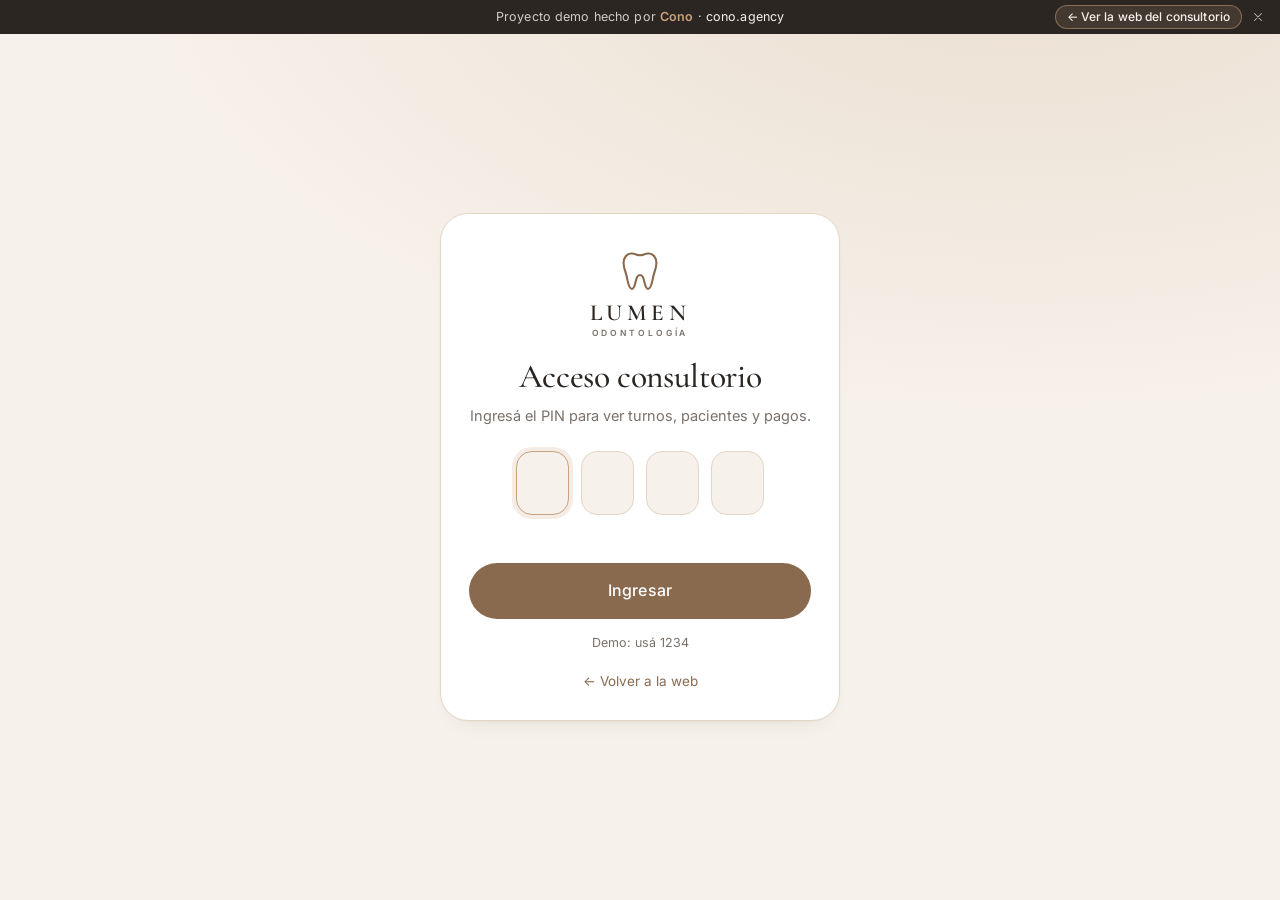
<file: panel.html>
<!doctype html>
<html lang="es-AR">
<head>
  <meta charset="utf-8">
  <meta name="viewport" content="width=device-width, initial-scale=1, viewport-fit=cover">
  <title>Panel · Lumen Odontología</title>
  <meta name="description" content="Panel del consultorio: turnos, pacientes y pagos.">
  <meta name="robots" content="noindex">
  <meta name="theme-color" content="#F6F1EA">
  <link rel="icon" href="img/favicon.svg" type="image/svg+xml">
  <link rel="preconnect" href="https://fonts.googleapis.com">
  <link rel="preconnect" href="https://fonts.gstatic.com" crossorigin>
  <link href="https://fonts.googleapis.com/css2?family=Cormorant+Garamond:ital,wght@0,500;0,600;1,500&family=Inter:wght@400;500;600&display=swap" rel="stylesheet">
  <link rel="stylesheet" href="css/base.css">
  <link rel="stylesheet" href="css/panel.css">
</head>
<body class="has-demo-bar">

  <svg width="0" height="0" style="position:absolute" aria-hidden="true">
    <symbol id="i-tooth" viewBox="12 10.5 44 45.5"><path d="M24.5 13C18.6 13 15 17.8 15 24c0 5 1.7 8.8 3 13.2 1.6 4.6 2.1 16.8 6.7 16.8 3.9 0 3.7-10.2 6.1-13.9 1-1.5 1.9-2.2 3.2-2.2s2.2.7 3.2 2.2c2.4 3.7 2.2 13.9 6.1 13.9 4.6 0 5.1-12.2 6.7-16.8 1.3-4.4 3-8.2 3-13.2 0-6.2-3.6-11-9.5-11-3.7 0-6.1 2-9.5 2s-5.8-2-9.5-2z" fill="none" stroke="currentColor" stroke-width="2.4" stroke-linejoin="round"/></symbol>
    <symbol id="i-close" viewBox="0 0 24 24"><path d="M6 6l12 12M18 6L6 18" fill="none" stroke="currentColor" stroke-width="1.8" stroke-linecap="round"/></symbol>
  </svg>

  <div class="demo-bar" id="demoBar" role="note">
    <span class="demo-bar-sp" aria-hidden="true"></span>
    <span class="demo-bar-txt"><span class="largo">Proyecto demo hecho por </span><span class="corto">Demo por </span><a href="https://instagram.com/cono.agency" target="_blank" rel="noopener"><b>Cono</b><span class="largo"> · cono.agency</span></a></span>
    <span class="demo-bar-acc">
      <a class="demo-bar-btn" href="index.html">← Ver la web del consultorio</a>
      <button class="demo-bar-close" id="demoBarClose" aria-label="Cerrar aviso"><svg><use href="#i-close"/></svg></button>
    </span>
  </div>

  <!-- Ingreso con PIN -->
  <section class="login" id="login" hidden>
    <form class="login-card" id="loginForm" autocomplete="off">
      <span class="logo logo--stack">
        <svg class="logo-mark"><use href="#i-tooth"/></svg>
        <span class="logo-text"><b>LUMEN</b><small>ODONTOLOGÍA</small></span>
      </span>
      <h1>Acceso consultorio</h1>
      <p class="login-sub">Ingresá el PIN para ver turnos, pacientes y pagos.</p>
      <label class="pin-wrap" for="pin">
        <span class="sr-only">PIN</span>
        <input id="pin" class="pin-input" type="password" inputmode="numeric" pattern="[0-9]*" maxlength="4" autocomplete="one-time-code" aria-describedby="pinHint pinError">
        <span class="pin-dots" aria-hidden="true"><i></i><i></i><i></i><i></i></span>
      </label>
      <p class="login-error" id="pinError" role="alert"></p>
      <button class="btn btn--lg btn--block" type="submit">Ingresar</button>
      <p class="login-hint" id="pinHint">Demo: usá 1234</p>
      <a class="login-back" href="index.html">← Volver a la web</a>
    </form>
  </section>

  <!-- App -->
  <div class="app" id="app" hidden>
    <aside class="sidebar">
      <a href="index.html" class="logo" title="Ver la web">
        <svg class="logo-mark"><use href="#i-tooth"/></svg>
        <span class="logo-text"><b>LUMEN</b><small>ODONTOLOGÍA</small></span>
      </a>
      <nav class="side-nav" id="sideNav" aria-label="Secciones del panel"></nav>
      <div class="side-foot">
        <a class="side-link" href="index.html" target="_blank" rel="noopener" id="verWeb"></a>
        <button class="side-link" id="logout"></button>
      </div>
    </aside>

    <main class="main">
      <header class="page-head">
        <div>
          <p class="eyebrow" id="pageEyebrow"></p>
          <h1 id="pageTitle"></h1>
          <p class="page-sub" id="pageSub"></p>
        </div>
        <div class="page-actions" id="pageActions"></div>
      </header>
      <div id="view"></div>
    </main>

    <nav class="bottom-nav" id="bottomNav" aria-label="Secciones del panel"></nav>
  </div>

  <div id="modals"></div>
  <div class="toast-wrap" id="toasts" aria-live="polite"></div>

  <script src="config.js"></script>
  <script src="js/store.js"></script>
  <script src="js/icons.js"></script>
  <script src="js/panel.js"></script>
</body>
</html>
</file>
<file: css/base.css>
/* =========================================================================
   LUMEN · BASE (compartido entre la web y el panel)
   ========================================================================= */
:root {
  --cream: #F6F1EA;
  --cream-2: #EFE6DA;
  --white: #FFFFFF;
  --wood: #C9A27E;
  --wood-soft: #EADCCB;
  --wood-tint: #F3EADF;
  --brown: #8A6A4F;
  --brown-dark: #6F5440;
  --ink: #2B2622;
  --gray: #7A716A;
  --gray-2: #A79E96;
  --line: rgba(43, 38, 34, .09);
  --line-2: rgba(43, 38, 34, .16);
  --borde: #E3D6C6;          /* bordes finos de tarjetas, cajas y campos */
  --borde-fuerte: #CDB9A3;   /* hover, pastillas y botones secundarios */
  --elegido: #8A6A4F;        /* borde de 1.5px de lo que está elegido */

  --ok: #5F8A6B;       --ok-bg: #E7F0E8;
  --warn: #B7843E;     --warn-bg: #F7EBD9;
  --bad: #B0573F;      --bad-bg: #F6E3DC;
  --muted-bg: #EEEAE6;

  --serif: "Cormorant Garamond", "Times New Roman", serif;
  --sans: "Inter", system-ui, -apple-system, "Segoe UI", Roboto, sans-serif;

  --r-sm: 14px;
  --r: 20px;
  --r-lg: 28px;
  /* Sombras suaves: con los bordes no hace falta más. */
  --shadow-sm: 0 1px 2px rgba(43, 38, 34, .03);
  --shadow: 0 1px 2px rgba(43, 38, 34, .03), 0 12px 28px -20px rgba(43, 38, 34, .16);
  --shadow-lg: 0 2px 6px rgba(43, 38, 34, .04), 0 30px 60px -32px rgba(43, 38, 34, .28);
  --ease: cubic-bezier(.22, .7, .2, 1);
  --bar-h: 0px;
}

*, *::before, *::after { box-sizing: border-box; }
/* Sin el resaltado gris/azul que ponen iOS y Android al tocar algo. */
* { -webkit-tap-highlight-color: transparent; }
html { -webkit-text-size-adjust: 100%; scroll-behavior: smooth; }
body {
  margin: 0;
  font-family: var(--sans);
  font-size: 16px;
  line-height: 1.6;
  color: var(--ink);
  background: var(--cream);
  -webkit-font-smoothing: antialiased;
  text-rendering: optimizeLegibility;
}
img, svg { display: block; max-width: 100%; }
button, input, select, textarea { font: inherit; color: inherit; }
button { cursor: pointer; background: none; border: 0; padding: 0; }
a { color: inherit; }
h1, h2, h3, h4 { font-family: var(--serif); font-weight: 500; line-height: 1.08; margin: 0; letter-spacing: -.01em; }
p { margin: 0; }
::selection { background: var(--wood-soft); }
:focus-visible { outline: 2px solid var(--brown); outline-offset: 3px; }

/* Inputs escondidos (radios, checkbox de los switches, PIN): no ocupan lugar ni dibujan
   foco propio. El foco con teclado se muestra en su contenedor, redondeado. */
.seg input, .switch input, .pin-input {
  position: absolute; width: 1px; height: 1px; padding: 0; margin: -1px; border: 0;
  overflow: hidden; clip-path: inset(50%); white-space: nowrap; opacity: 0; outline: none; pointer-events: none;
}
.seg label, .switch { position: relative; }
.seg label:has(input:focus-visible) { outline: 2px solid var(--brown); outline-offset: 2px; border-radius: 999px; }
.switch:has(input:focus-visible) i { outline: 2px solid var(--brown); outline-offset: 2px; border-radius: 999px; }
.sr-only { position: absolute; width: 1px; height: 1px; padding: 0; margin: -1px; overflow: hidden; clip: rect(0 0 0 0); white-space: nowrap; border: 0; }

.eyebrow {
  font-family: var(--sans);
  font-size: 11.5px;
  font-weight: 600;
  letter-spacing: .18em;
  text-transform: uppercase;
  color: var(--brown);
}

/* ---------- Botones ---------- */
.btn {
  --bg: var(--brown); --fg: #fff; --bd: transparent;
  display: inline-flex; align-items: center; justify-content: center; gap: .55em;
  min-height: 48px; padding: 0 1.4em;
  border-radius: 999px; border: 1px solid var(--bd);
  background: var(--bg); color: var(--fg);
  font-weight: 500; font-size: 15px; letter-spacing: .005em; text-decoration: none; white-space: nowrap;
  transition: transform .25s var(--ease), box-shadow .25s var(--ease), background-color .2s, color .2s, border-color .2s;
  -webkit-tap-highlight-color: transparent;
}
.btn:hover { transform: translateY(-1px); box-shadow: 0 8px 18px -12px rgba(138, 106, 79, .6); }
.btn:active { transform: translateY(0); }
.btn svg { width: 18px; height: 18px; flex: none; }
.btn--ghost { --bg: transparent; --fg: var(--ink); --bd: var(--borde-fuerte); }
.btn--ghost:hover { --bg: var(--white); --bd: var(--brown); box-shadow: none; }
.btn--light { --bg: var(--white); --fg: var(--ink); --bd: var(--borde-fuerte); }
.btn--wa { --bg: #2F6F4F; }
.btn--wa:hover { box-shadow: 0 10px 24px -12px rgba(47, 111, 79, .7); }
.btn--sm { min-height: 38px; padding: 0 1em; font-size: 14px; }
.btn--xs { min-height: 32px; padding: 0 .85em; font-size: 13px; gap: .4em; }
.btn--xs svg { width: 15px; height: 15px; }
.btn--lg { min-height: 56px; padding: 0 1.8em; font-size: 16px; }
.btn--block { width: 100%; }
.btn[disabled], .btn.is-disabled { opacity: .45; pointer-events: none; }

.link-btn { color: var(--brown); font-weight: 500; font-size: 14px; text-decoration: underline; text-underline-offset: 3px; text-decoration-color: rgba(138, 106, 79, .35); }
.link-btn:hover { text-decoration-color: currentColor; }

/* ---------- Pastillas ---------- */
.pill {
  display: inline-flex; align-items: center; gap: .45em;
  min-height: 40px; padding: 0 1.1em;
  border-radius: 999px; border: 1px solid var(--borde-fuerte); background: var(--white);
  font-size: 14px; font-weight: 500; color: var(--ink);
  transition: background-color .2s, color .2s, border-color .2s, box-shadow .2s, transform .2s var(--ease);
}
.pill:hover { border-color: var(--brown); }
/* Elegido: borde de 1.5px marrón (1px + 0.5px de sombra interna, así no se mueve nada). */
.pill.is-active, .pill[aria-pressed="true"] { background: var(--ink); color: var(--cream); border-color: var(--elegido); box-shadow: inset 0 0 0 .5px var(--elegido); }

/* ---------- Formularios ---------- */
.field { display: grid; gap: 6px; }
.field > label, .field-label { font-size: 13.5px; font-weight: 500; color: var(--ink); }
.field .opt { color: var(--gray); font-weight: 400; }
.input, .select, .textarea {
  width: 100%; min-height: 50px; padding: 12px 16px;
  border-radius: var(--r-sm); border: 1px solid var(--borde); background: var(--white);
  font-size: 16px; transition: border-color .2s, box-shadow .2s;
  -webkit-appearance: none; appearance: none;
}
.textarea { min-height: 96px; resize: vertical; line-height: 1.5; }
.select {
  background-image: url("data:image/svg+xml,%3Csvg xmlns='http://www.w3.org/2000/svg' width='12' height='8' fill='none' stroke='%237A716A' stroke-width='1.6' stroke-linecap='round' stroke-linejoin='round'%3E%3Cpath d='M1 1.5l5 5 5-5'/%3E%3C/svg%3E");
  background-repeat: no-repeat; background-position: right 16px center; padding-right: 40px;
}
.input:hover, .select:hover, .textarea:hover { border-color: var(--borde-fuerte); }
.input:focus, .select:focus, .textarea:focus { outline: none; border-color: var(--wood); box-shadow: 0 0 0 4px rgba(201, 162, 126, .22); }
.field.has-error .input, .field.has-error .select, .field.has-error .textarea { border-color: var(--bad); box-shadow: 0 0 0 4px rgba(176, 87, 63, .12); }
.field-error { font-size: 13px; color: var(--bad); display: none; }
.field.has-error .field-error { display: block; }
.field-hint { font-size: 12.5px; color: var(--gray); }

.seg { display: inline-flex; padding: 4px; gap: 4px; border-radius: 999px; background: var(--cream-2); border: 1px solid var(--borde); }
.seg button, .seg label { min-height: 40px; padding: 0 1.2em; border-radius: 999px; font-size: 14px; font-weight: 500; color: var(--gray); display: inline-flex; align-items: center; cursor: pointer; transition: background-color .2s, color .2s, box-shadow .2s; }
/* Lo elegido se marca solo en la pastilla redondeada (antes también se pintaba el texto de adentro
   y aparecía un recuadro cuadrado alrededor de las palabras). */
.seg .is-active, .seg label:has(input:checked) { background: var(--white); color: var(--ink); box-shadow: inset 0 0 0 1.5px var(--elegido); }
.seg label span { background: none; box-shadow: none; }

/* ---------- Logo ---------- */
.logo { display: inline-flex; align-items: center; gap: 10px; text-decoration: none; color: var(--ink); }
.logo-mark { width: 30px; height: 34px; color: var(--brown); flex: none; }
.logo-text { display: grid; line-height: 1; }
.logo-text b { font-family: var(--serif); font-weight: 600; font-size: 23px; letter-spacing: .2em; }
.logo-text small { font-size: 8.5px; font-weight: 600; letter-spacing: .34em; color: var(--gray); margin-top: 4px; }

/* ---------- Barra "Proyecto demo" ---------- */
/* Texto a la izquierda y botón + cerrar a la derecha (en compu el texto va centrado). */
.demo-bar {
  position: fixed; inset: 0 0 auto 0; z-index: 100; height: 34px;
  display: grid; grid-template-columns: minmax(0, 1fr) auto; align-items: center; gap: 10px;
  padding: 0 6px 0 14px; background: var(--ink); color: rgba(246, 241, 234, .82);
  font-size: 12.5px; letter-spacing: .01em;
}
.demo-bar-sp { display: none; }
.demo-bar-txt { min-width: 0; white-space: nowrap; overflow: hidden; text-overflow: ellipsis; }
.demo-bar .corto { display: none; }
.demo-bar-acc { display: flex; align-items: center; gap: 2px; }
.demo-bar .demo-bar-btn {
  display: inline-flex; align-items: center; height: 24px; padding: 0 11px; border-radius: 999px; white-space: nowrap;
  background: rgba(201, 162, 126, .16); border: 1px solid rgba(201, 162, 126, .5); color: var(--cream);
  font-size: 12px; font-weight: 500; transition: background-color .2s, color .2s;
}
.demo-bar .demo-bar-btn:hover { background: var(--wood); border-color: var(--wood); color: var(--ink); }
@media (min-width: 760px) {
  .demo-bar { grid-template-columns: minmax(0, 1fr) auto minmax(0, 1fr); padding: 0 8px; }
  .demo-bar-sp { display: block; }
  .demo-bar-txt { justify-self: center; }
  .demo-bar-acc { justify-self: end; }
}
@media (max-width: 640px) {
  .demo-bar .largo { display: none; }
  .demo-bar .corto { display: inline; }
}
@media (max-width: 350px) {
  .demo-bar { padding-left: 10px; gap: 6px; font-size: 12px; }
  .demo-bar .demo-bar-btn { padding: 0 8px; font-size: 11px; }
}
.demo-bar a { color: var(--cream); text-decoration: none; }
.demo-bar a b { font-weight: 600; color: var(--wood); }
.demo-bar a:hover b { text-decoration: underline; text-underline-offset: 3px; }
.demo-bar-close { width: 28px; height: 28px; display: grid; place-items: center; border-radius: 50%; color: rgba(246, 241, 234, .7); }
.demo-bar-close:hover { background: rgba(255, 255, 255, .08); color: #fff; }
.demo-bar-close svg { width: 14px; height: 14px; }
.has-demo-bar { --bar-h: 34px; }

/* ---------- Toast ---------- */
.toast-wrap { position: fixed; left: 50%; bottom: 24px; translate: -50% 0; z-index: 400; display: grid; gap: 8px; width: min(420px, calc(100% - 32px)); pointer-events: none; }
.toast {
  display: flex; align-items: center; gap: 10px; padding: 14px 18px; border-radius: 16px;
  background: var(--ink); color: var(--cream); font-size: 14px; box-shadow: var(--shadow-lg);
  animation: toast-in .35s var(--ease);
}
.toast svg { width: 18px; height: 18px; color: var(--wood); flex: none; }
.toast.is-out { opacity: 0; transform: translateY(8px); transition: .3s; }
@keyframes toast-in { from { opacity: 0; transform: translateY(12px); } }

/* ---------- Estados de turno ---------- */
.estado { display: inline-flex; align-items: center; gap: 6px; padding: 3px 10px 3px 8px; border-radius: 999px; font-size: 12px; font-weight: 600; letter-spacing: .01em; white-space: nowrap; }
.estado::before { content: ""; width: 7px; height: 7px; border-radius: 50%; background: currentColor; }
.estado--nuevo { color: var(--warn); background: var(--warn-bg); }
.estado--confirmado { color: var(--ok); background: var(--ok-bg); }
.estado--atendido { color: var(--brown); background: var(--wood-tint); }
.estado--cancelado { color: var(--bad); background: var(--bad-bg); }
.estado--ausente { color: var(--gray); background: var(--muted-bg); }

@media (prefers-reduced-motion: reduce) {
  *, *::before, *::after { animation-duration: .01ms !important; animation-iteration-count: 1 !important; transition-duration: .01ms !important; scroll-behavior: auto !important; }
}

/* ---------- Modo demo: vista previa de WhatsApp (no se envía nada) ---------- */
.wa-chat { background: #E9E2D6 url("data:image/svg+xml,%3Csvg xmlns='http://www.w3.org/2000/svg' width='40' height='40'%3E%3Ccircle cx='4' cy='4' r='1.2' fill='%23d8cfc0'/%3E%3C/svg%3E"); border: 1px solid var(--borde); border-radius: 18px; padding: 14px 12px; }
.wa-bubble { position: relative; margin-left: auto; max-width: 92%; background: #D9FDD3; color: #111B21; border-radius: 14px 4px 14px 14px; padding: 9px 12px 6px; box-shadow: 0 1px 1px rgba(0, 0, 0, .08); text-align: left; }
.wa-bubble p { font-size: 14px; line-height: 1.45; overflow-wrap: anywhere; }
.wa-meta { display: flex; align-items: center; justify-content: flex-end; gap: 4px; font-size: 11px; color: #667781; margin-top: 2px; }
.wa-meta svg { width: 16px; height: 11px; color: #53BDEB; }
.wa-demo-root { position: fixed; inset: 0; z-index: 500; display: flex; align-items: flex-end; justify-content: center; }
.wa-demo-backdrop { position: absolute; inset: 0; background: rgba(43, 38, 34, .45); }
.wa-demo { position: relative; width: 100%; max-height: calc(100dvh - 40px); overflow-y: auto; background: var(--cream); border: 1px solid var(--borde); border-radius: 24px 24px 0 0; padding: 20px 18px calc(18px + env(safe-area-inset-bottom)); display: grid; gap: 14px; animation: toast-in .3s var(--ease); }
@media (min-width: 640px) { .wa-demo-root { align-items: center; padding: 24px; } .wa-demo { width: min(440px, 100%); border-radius: 24px; } }
.wa-demo-head { display: flex; align-items: center; justify-content: space-between; gap: 12px; }
.wa-demo-head b { font-family: var(--serif); font-size: 1.5rem; font-weight: 600; }
.wa-demo-x { width: 36px; height: 36px; border-radius: 50%; background: var(--white); border: 1px solid var(--borde); font-size: 14px; flex: none; }
.wa-demo-note { font-size: 13px; color: var(--gray); }

/* Pantalla "¡Listo!" en modo demo */
.bk-demo-wa { margin: 4px 0 18px; padding: 18px 16px; border-radius: 22px; background: var(--white); border: 1px solid var(--borde); display: grid; gap: 12px; text-align: left; }
.bk-demo-wa-title { font-size: 11px; letter-spacing: .14em; text-transform: uppercase; color: var(--brown); font-weight: 600; }
.bk-demo-wa-note { font-size: 12.5px; color: var(--gray); }
.bk-demo-wa { min-width: 0; } .bk-demo-wa .btn { white-space: normal; text-align: center; height: auto; padding-block: 12px; }
</file>
<file: css/panel.css>
/* =========================================================================
   LUMEN · PANEL DEL CONSULTORIO
   ========================================================================= */
body { background: var(--cream); }
.ico { width: 20px; height: 20px; flex: none; }
h1 { font-size: clamp(2rem, 6vw, 2.7rem); }
h2 { font-size: 1.6rem; }

/* ---------- Login ---------- */
.login { min-height: 100dvh; display: grid; place-items: center; padding: calc(var(--bar-h) + 24px) 20px 24px; background: radial-gradient(900px 500px at 80% -10%, rgba(201, 162, 126, .25), transparent), var(--cream); }
.login[hidden] { display: none; }
@media (max-width: 360px) { .login { padding-left: 14px; padding-right: 14px; } .login-card { padding-left: 18px !important; padding-right: 18px !important; } .pin-dots { gap: 8px; } }
.login-card { width: min(400px, 100%); background: var(--white); border-radius: var(--r-lg); padding: 36px 28px 28px; border: 1px solid var(--borde); box-shadow: var(--shadow); text-align: center; display: grid; gap: 14px; }
.logo--stack { flex-direction: column; gap: 10px; margin: 0 auto 8px; }
.logo--stack .logo-mark { width: 38px; height: 42px; }
.logo--stack .logo-text { justify-items: center; }
.login-card h1 { font-size: 2.1rem; }
.login-sub { color: var(--gray); font-size: 14.5px; margin-top: -6px; }
.pin-wrap { position: relative; margin: 10px auto 0; width: min(248px, 100%); height: 64px; }
.pin-wrap { display: block; cursor: text; } /* es un <label>: tocar los puntos enfoca el input escondido */
.pin-input { font-size: 16px; }
.pin-dots { display: grid; grid-template-columns: repeat(4, 1fr); gap: 12px; height: 100%; }
.pin-dots i { border-radius: 16px; background: var(--cream); border: 1.5px solid var(--borde); display: grid; place-items: center; transition: border-color .2s, background-color .2s; }
.pin-dots i::after { content: ""; width: 12px; height: 12px; border-radius: 50%; background: var(--ink); transform: scale(0); transition: transform .2s var(--ease); }
.pin-dots i.is-on::after { transform: scale(1); }
.pin-input:focus + .pin-dots i.is-next { border-color: var(--wood); box-shadow: 0 0 0 4px rgba(201, 162, 126, .2); }
.pin-wrap.is-error .pin-dots i { border-color: var(--bad); }
.pin-wrap.is-error { animation: shake .4s; }
@keyframes shake { 20%, 60% { transform: translateX(-6px); } 40%, 80% { transform: translateX(6px); } }
.login-error { min-height: 20px; color: var(--bad); font-size: 13.5px; }
.login-hint { font-size: 12.5px; color: var(--gray); }
.login-back { font-size: 13.5px; color: var(--brown); text-decoration: none; margin-top: 4px; }

/* ---------- Layout ---------- */
.app[hidden] { display: none; }
.sidebar { display: none; }
.main { padding: calc(var(--bar-h) + 22px) 16px calc(96px + env(safe-area-inset-bottom)); max-width: 1320px; margin: 0 auto; }
@media (min-width: 1024px) {
  /* El fondo blanco y el borde de la columna llegan siempre hasta abajo, aunque la página sea larga. */
  .app {
    display: grid; grid-template-columns: 252px 1fr; align-items: start; min-height: 100dvh;
    background: linear-gradient(to right, var(--white) 251px, var(--borde) 251px 252px, transparent 252px);
  }
  .sidebar {
    display: flex; flex-direction: column; gap: 28px; position: sticky; top: 0; height: 100vh; height: 100dvh;
    padding: calc(var(--bar-h) + 26px) 18px 20px; background: var(--white); border-right: 1px solid var(--borde);
  }
  .sidebar > .logo { padding: 0 10px; }
  .main { padding: calc(var(--bar-h) + 34px) 40px 60px; width: 100%; }
}
.side-nav { display: grid; gap: 4px; }
.side-nav button {
  display: flex; align-items: center; gap: 12px; min-height: 46px; padding: 0 14px; border-radius: 14px; border: 1px solid transparent;
  font-size: 15px; font-weight: 500; color: var(--gray); text-align: left; transition: background-color .2s, color .2s;
}
.side-nav button:hover { background: var(--cream); color: var(--ink); }
.side-nav button.is-active { background: var(--wood-tint); color: var(--ink); border-color: var(--borde); }
.side-nav button.is-active .ico { color: var(--brown); }
.nav-badge { margin-left: auto; min-width: 22px; height: 22px; padding: 0 7px; border-radius: 999px; background: var(--warn); color: #fff; font-size: 12px; font-weight: 600; display: inline-grid; place-items: center; }
.side-foot { margin-top: auto; display: grid; gap: 2px; padding-top: 16px; border-top: 1px solid var(--borde); }
.side-link { display: flex; align-items: center; gap: 12px; min-height: 42px; padding: 0 14px; border-radius: 12px; font-size: 14px; color: var(--gray); text-decoration: none; text-align: left; }
.side-link:hover { background: var(--cream); color: var(--ink); }
.side-link .ico { width: 18px; height: 18px; }

.bottom-nav {
  position: fixed; left: 0; right: 0; bottom: 0; z-index: 60; display: grid; grid-template-columns: repeat(5, 1fr);
  padding: 6px 6px calc(6px + env(safe-area-inset-bottom)); background: rgba(255, 255, 255, .94);
  -webkit-backdrop-filter: blur(14px); backdrop-filter: blur(14px); border-top: 1px solid var(--borde);
}
.bottom-nav button { display: grid; justify-items: center; gap: 3px; padding: 7px 0 5px; border-radius: 14px; font-size: 11px; font-weight: 500; color: var(--gray); position: relative; }
.bottom-nav button .ico { width: 23px; height: 23px; }
.bottom-nav button.is-active { color: var(--ink); }
.bottom-nav button.is-active .ico { color: var(--brown); }
.bottom-nav button.is-active::before { content: ""; position: absolute; top: 0; width: 26px; height: 3px; border-radius: 3px; background: var(--brown); }
.bottom-nav .nav-badge { position: absolute; top: 2px; left: calc(50% + 6px); margin: 0; min-width: 18px; height: 18px; font-size: 10.5px; padding: 0 5px; }
@media (min-width: 1024px) { .bottom-nav { display: none; } }

/* ---------- Encabezado de página ---------- */
.page-head { display: flex; flex-wrap: wrap; align-items: flex-end; justify-content: space-between; gap: 16px; margin-bottom: 22px; }
.page-head .eyebrow { margin-bottom: 6px; }
.page-sub { color: var(--gray); margin-top: 4px; font-size: 15px; }
.page-sub::first-letter { text-transform: uppercase; }
.page-actions { display: flex; flex-wrap: wrap; gap: 8px; }
.page-actions:empty { display: none; }
@media (max-width: 560px) { .page-actions { width: 100%; } .page-actions .btn { flex: 1; } }

/* ---------- Tarjetas y bloques ---------- */
.card { background: var(--white); border: 1px solid var(--borde); border-radius: 22px; padding: 20px; }
@media (min-width: 768px) { .card { padding: 24px; } }
.card-head { display: flex; align-items: center; justify-content: space-between; gap: 12px; margin-bottom: 14px; }
.card-head h2 { font-size: 1.55rem; }
.card-head .muted { font-size: 13.5px; }
.muted { color: var(--gray); }
.stack { display: grid; gap: 16px; }
@media (min-width: 768px) { .stack { gap: 20px; } }
.grid-2 { display: grid; gap: 16px; }
.grid-2 > .sticky { order: -1; }
@media (min-width: 1100px) { .grid-2 { grid-template-columns: 1.6fr 1fr; gap: 20px; align-items: start; } .grid-2 > .sticky { order: 0; position: sticky; top: calc(var(--bar-h) + 24px); } }

/* KPIs */
.kpis { display: grid; grid-template-columns: 1fr 1fr; gap: 10px; }
@media (min-width: 900px) { .kpis { grid-template-columns: repeat(4, 1fr); gap: 16px; } .kpis--3 { grid-template-columns: repeat(3, 1fr); } }
.kpi { background: var(--white); border: 1px solid var(--borde); border-radius: 20px; padding: 16px 18px; display: grid; gap: 2px; align-content: start; }
.kpi small { font-size: 12.5px; color: var(--gray); font-weight: 500; }
.kpi b { font-family: var(--serif); font-size: clamp(2rem, 7vw, 2.7rem); font-weight: 600; line-height: 1.05; letter-spacing: -.01em; font-variant-numeric: lining-nums; }
.kpi span { font-size: 12.5px; color: var(--gray); }
.kpi--warn b { color: var(--warn); }
.kpi--accent { background: var(--ink); color: var(--cream); border-color: var(--ink); } /* tarjeta oscura: sin borde visible */
.kpi--accent small, .kpi--accent span { color: rgba(246, 241, 234, .65); }
.kpis--3 .kpi:last-child { grid-column: span 2; }
@media (min-width: 900px) { .kpis--3 .kpi:last-child { grid-column: auto; } }

/* Bandeja de nuevos */
.inbox { background: var(--white); border-radius: 22px; border: 1px solid var(--borde); overflow: hidden; }
.inbox-head { display: flex; align-items: center; gap: 12px; padding: 18px 20px; border-bottom: 1px solid var(--borde); background: linear-gradient(90deg, var(--wood-tint), transparent); }
.inbox-head h2 { font-size: 1.5rem; }
.blink { width: 10px; height: 10px; border-radius: 50%; background: var(--warn); flex: none; box-shadow: 0 0 0 0 rgba(183, 132, 62, .55); animation: blink 1.6s infinite; }
@keyframes blink { 0% { box-shadow: 0 0 0 0 rgba(183, 132, 62, .55); } 70% { box-shadow: 0 0 0 10px rgba(183, 132, 62, 0); } 100% { box-shadow: 0 0 0 0 rgba(183, 132, 62, 0); } 50% { opacity: .55; } }
.count { margin-left: auto; min-width: 30px; height: 30px; padding: 0 10px; border-radius: 999px; background: var(--warn); color: #fff; font-weight: 600; font-size: 14px; display: grid; place-items: center; }
.inbox-list { display: grid; }
.inbox-item { display: grid; gap: 12px; padding: 16px 20px; border-top: 1px solid var(--borde); transition: background-color .2s; }
.inbox-item:first-child { border-top: 0; }
.inbox-item:hover { background: #FCFAF7; }
.inbox-item.is-leaving { animation: leave .4s var(--ease) forwards; }
@keyframes leave { to { opacity: 0; transform: translateX(20px); } }
.inbox-who { display: flex; align-items: center; gap: 12px; min-width: 0; cursor: pointer; }
.inbox-who b { display: block; font-weight: 600; }
.inbox-who small { display: block; color: var(--gray); font-size: 13.5px; }
.inbox-actions { display: flex; flex-wrap: wrap; gap: 8px; }
.inbox-actions .btn { flex: 1 1 auto; }
.inbox-empty { display: flex; align-items: center; gap: 12px; padding: 16px 20px; border-radius: 20px; background: var(--white); color: var(--gray); border: 1px solid var(--borde); font-size: 14.5px; }
.inbox-empty .ico { color: var(--ok); }
@media (min-width: 760px) { .inbox-item { grid-template-columns: 1fr auto; align-items: center; } .inbox-actions .btn { flex: none; } }

.av { width: 42px; height: 42px; border-radius: 50%; display: grid; place-items: center; flex: none; font-size: 14px; font-weight: 600; background: var(--wood-tint); color: var(--brown); border: 1px solid var(--borde); }
.av--lg { width: 64px; height: 64px; font-size: 20px; font-family: var(--serif); background: radial-gradient(circle at 30% 25%, #DDBF9F, var(--wood) 45%, var(--brown)); color: #fff; }
.web-tag { display: inline-flex; align-items: center; gap: 4px; font-size: 11.5px; font-weight: 600; color: var(--brown); background: var(--wood-tint); padding: 2px 8px; border-radius: 999px; vertical-align: 2px; margin-left: 6px; }
.web-tag .ico { width: 12px; height: 12px; }

/* Próximo turno */
.next { background: var(--ink); color: var(--cream); border-radius: 22px; padding: 22px; display: grid; gap: 14px; box-shadow: var(--shadow); position: relative; overflow: hidden; }
.next::after { content: ""; position: absolute; right: -60px; top: -60px; width: 200px; height: 200px; border-radius: 50%; background: radial-gradient(closest-side, rgba(201, 162, 126, .35), transparent); }
.next .eyebrow { color: var(--wood); }
.next-time { font-family: var(--serif); font-size: 3rem; line-height: 1; font-weight: 600; }
.next-time small { font-family: var(--sans); font-size: 14px; font-weight: 500; color: rgba(246, 241, 234, .7); margin-left: 8px; }
.next-who b { font-size: 18px; font-weight: 600; display: block; }
.next-who span { color: rgba(246, 241, 234, .7); font-size: 14px; }
.next .btn--light { --bg: rgba(255, 255, 255, .1); --fg: var(--cream); --bd: rgba(255, 255, 255, .16); }
.next-actions { display: flex; flex-wrap: wrap; gap: 8px; position: relative; z-index: 1; }
.quick { display: grid; gap: 8px; }
.quick .btn { justify-content: flex-start; }

/* Filas de turnos */
.tlist { display: grid; }
.trow { display: grid; grid-template-columns: 64px 1fr; gap: 6px 14px; padding: 14px 4px; border-top: 1px solid var(--borde); cursor: pointer; transition: background-color .2s; }
.trow:first-child { border-top: 0; }
.trow:hover { background: var(--cream); }
.trow.is-done { opacity: .78; }
.trow.is-cancel { opacity: .5; }
.trow.is-cancel .trow-name { text-decoration: line-through; }
.trow-time { font-variant-numeric: tabular-nums; }
.trow-time b { display: block; font-size: 17px; font-weight: 600; }
.trow-time small { color: var(--gray); font-size: 12px; }
.trow-info { min-width: 0; display: grid; gap: 3px; }
.trow-top { display: flex; flex-wrap: wrap; align-items: center; gap: 6px 10px; }
.trow-name { font-weight: 600; }
.trow-sub { color: var(--gray); font-size: 13.5px; }
.pro-dot { display: inline-block; width: 8px; height: 8px; border-radius: 50%; margin-right: 6px; vertical-align: 1px; }
.trow-actions { grid-column: 2; display: flex; flex-wrap: wrap; gap: 6px; margin-top: 6px; }
.trow-actions .btn--xs { --bg: var(--cream); --fg: var(--ink); --bd: var(--borde-fuerte); }
.trow-actions .btn--xs:hover { --bg: var(--white); }
.trow-actions .btn--xs.ok { --fg: var(--ok); }
.trow-actions .btn--xs.bad { --fg: var(--bad); }
.trow-actions .btn--xs.wa { --bg: #2F6F4F; --fg: #fff; --bd: transparent; }
@media (min-width: 900px) {
  .trow { grid-template-columns: 70px 1fr auto; align-items: center; padding: 14px 10px; }
  .trow-actions { grid-column: 3; margin: 0; justify-content: flex-end; }
}
.empty { text-align: center; padding: 34px 16px; color: var(--gray); display: grid; gap: 12px; justify-items: center; }
.empty .ico { width: 36px; height: 36px; color: var(--wood); }
.empty b { color: var(--ink); font-size: 16px; font-weight: 600; }

/* ---------- Agenda ---------- */
.toolbar { display: flex; flex-wrap: wrap; align-items: center; justify-content: space-between; gap: 12px; margin-bottom: 16px; }
.week-nav { display: flex; align-items: center; gap: 6px; }
.week-nav strong { font-weight: 600; font-size: 15px; min-width: 0; padding: 0 6px; }
.icon-btn { width: 40px; height: 40px; border-radius: 50%; display: grid; place-items: center; background: var(--white); border: 1px solid var(--borde-fuerte); color: var(--ink); flex: none; transition: background-color .2s, border-color .2s; }
.icon-btn:hover { background: var(--wood-tint); border-color: var(--brown); }
.icon-btn .ico { width: 18px; height: 18px; }
.pills { display: flex; gap: 6px; overflow-x: auto; scrollbar-width: none; }
.pills::-webkit-scrollbar { display: none; }
.pills .pill { flex: none; min-height: 36px; font-size: 13.5px; }
.legend { display: flex; flex-wrap: wrap; gap: 6px 16px; font-size: 12.5px; color: var(--gray); margin-top: 12px; }
.legend span { display: inline-flex; align-items: center; gap: 6px; }
.only-sm { display: none; }
@media (max-width: 760px) { .only-sm { display: block; font-size: 12.5px; margin-top: 2px; } .legend .hide-sm { display: none; } }
.legend i { width: 12px; height: 12px; border-radius: 4px; display: inline-block; }

.week { display: none; }
.daylist { display: block; }
@media (min-width: 900px) { .week { display: block; } .daylist { display: none; } }
.week { background: var(--white); border: 1px solid var(--borde); border-radius: 22px; overflow: hidden; }
.week-scroll { overflow-x: auto; }
.week-grid { display: grid; min-width: 760px; }
.week-head { display: contents; }
.wh { padding: 12px 8px; text-align: center; border-bottom: 1px solid var(--borde); border-left: 1px solid var(--borde); position: sticky; top: 0; background: var(--white); z-index: 3; }
.wh:first-child { border-left: 0; }
.wh b { display: block; font-size: 13px; font-weight: 600; text-transform: capitalize; }
.wh small { color: var(--gray); font-size: 12px; }
.wh.is-today b { color: var(--brown); }
.wh.is-today b::after { content: " · hoy"; font-weight: 500; color: var(--wood); }
.wh .fer { display: block; color: var(--bad); font-size: 11px; font-weight: 500; }
.gutter { position: relative; }
.gutter span { position: absolute; right: 8px; font-size: 11px; color: var(--gray); transform: translateY(-50%); font-variant-numeric: tabular-nums; }
.gutter span:first-child { transform: none; }
.wcol { position: relative; border-left: 1px solid var(--borde); cursor: copy; }
.wcol.is-today { background: rgba(243, 234, 223, .45); }
.closed { position: absolute; left: 0; right: 0; background: repeating-linear-gradient(-45deg, rgba(43, 38, 34, .035) 0 6px, transparent 6px 12px); pointer-events: none; }
.now-line { position: absolute; left: 0; right: 0; height: 0; border-top: 1.5px solid var(--bad); z-index: 2; pointer-events: none; }
.now-line::before { content: ""; position: absolute; left: -4px; top: -4.5px; width: 8px; height: 8px; border-radius: 50%; background: var(--bad); }
.blk {
  position: absolute; z-index: 1; border-radius: 10px; padding: 5px 7px; overflow: hidden; cursor: pointer; text-align: left;
  font-size: 11.5px; line-height: 1.25; background: var(--c-bg, var(--wood-tint));
  border: 1px solid color-mix(in srgb, var(--c, var(--wood)) 45%, white); border-left: 3px solid var(--c, var(--wood));
  box-shadow: 0 1px 2px rgba(43, 38, 34, .06); transition: transform .15s, box-shadow .15s;
}
.blk:hover { transform: translateY(-1px); box-shadow: 0 6px 14px -6px rgba(43, 38, 34, .3); z-index: 2; }
.blk b { display: block; font-weight: 600; font-size: 12px; white-space: nowrap; overflow: hidden; text-overflow: ellipsis; }
.blk span { display: block; color: var(--gray); white-space: nowrap; overflow: hidden; text-overflow: ellipsis; }
.blk.is-nuevo { background: var(--warn-bg); outline: 1.5px dashed var(--warn); outline-offset: -1.5px; }
.blk.is-atendido, .blk.is-ausente { opacity: .62; }
.blk-lock { position: absolute; z-index: 1; border-radius: 10px; padding: 5px 7px; font-size: 11.5px; color: var(--gray); background: repeating-linear-gradient(-45deg, var(--muted-bg) 0 7px, #F6F3F0 7px 14px); border: 1px solid var(--borde); cursor: pointer; overflow: hidden; }
.blk-lock b { display: block; font-weight: 600; color: var(--ink); font-size: 11.5px; }

.daystrip { display: grid; grid-auto-flow: column; grid-auto-columns: minmax(50px, 1fr); gap: 5px; overflow-x: auto; scrollbar-width: none; margin-bottom: 14px; }
.daystrip::-webkit-scrollbar { display: none; }
.daystrip button { padding: 10px 4px; border-radius: 16px; background: var(--white); display: grid; justify-items: center; gap: 1px; border: 1px solid var(--borde); transition: border-color .2s; }
.daystrip button:hover { border-color: var(--borde-fuerte); }
.daystrip small { font-size: 11px; color: var(--gray); text-transform: uppercase; letter-spacing: .06em; font-weight: 600; }
.daystrip b { font-size: 19px; font-weight: 600; }
.daystrip i { font-style: normal; font-size: 11px; color: var(--gray); }
.daystrip button.is-active { background: var(--ink); color: var(--cream); border-color: var(--elegido); box-shadow: inset 0 0 0 .5px var(--elegido); }
.daystrip button.is-active small, .daystrip button.is-active i { color: rgba(246, 241, 234, .7); }
.daystrip button.is-today:not(.is-active) { border-color: var(--borde-fuerte); }
.lock-row { display: flex; align-items: center; gap: 12px; padding: 12px 14px; border-radius: 14px; margin: 6px 0; background: repeating-linear-gradient(-45deg, var(--muted-bg) 0 7px, #F6F3F0 7px 14px); font-size: 14px; cursor: pointer; border: 1px solid var(--borde); }
.lock-row .ico { color: var(--gray); }

/* ---------- Tablas ---------- */
.search { position: relative; flex: 1; min-width: 220px; max-width: 420px; }
.search .ico { position: absolute; left: 14px; top: 50%; translate: 0 -50%; color: var(--gray); width: 18px; height: 18px; }
.search .input { padding-left: 42px; min-height: 46px; border-radius: 999px; }
.table { width: 100%; border-collapse: collapse; font-size: 14.5px; }
.table th { text-align: left; font-size: 11.5px; letter-spacing: .1em; text-transform: uppercase; color: var(--gray); font-weight: 600; padding: 0 12px 12px; white-space: nowrap; }
.table td { padding: 13px 12px; border-top: 1px solid var(--borde); vertical-align: middle; }
.table tbody tr { cursor: pointer; transition: background-color .15s; }
.table tbody tr:hover { background: var(--cream); }
.table .num { text-align: right; font-variant-numeric: tabular-nums; white-space: nowrap; }
.table .who { display: flex; align-items: center; gap: 12px; }
.table .who .av { width: 36px; height: 36px; font-size: 12.5px; }
.table .who b { font-weight: 600; display: block; }
.table .who small { color: var(--gray); font-size: 12.5px; }
@media (max-width: 760px) {
  .table thead { display: none; }
  .table, .table tbody, .table tr, .table td { display: block; width: 100%; }
  .table tr { padding: 12px 4px; border-top: 1px solid var(--borde); display: grid; grid-template-columns: 1fr auto; gap: 4px 12px; }
  .table tbody tr:first-child { border-top: 0; }
  .table td { padding: 0; border: 0; }
  .table td[data-l]::before { content: attr(data-l) ": "; color: var(--gray); font-size: 12.5px; }
  .table td.hide-sm { display: none; }
  .table td.span { grid-column: 1 / -1; }
  .table td.num { text-align: right; }
  .table td.right { grid-column: 2; grid-row: 1; text-align: right; }
  .table td.sub { grid-column: 1 / -1; font-size: 13px; color: var(--gray); }
}

/* ---------- Gráfico ---------- */
.chart { display: grid; grid-auto-flow: column; grid-auto-columns: 1fr; gap: 10px; align-items: end; height: 200px; padding-top: 24px; }
.bar { display: grid; grid-template-rows: auto 1fr auto; height: 100%; text-align: center; gap: 6px; }
.bar-val { font-size: 12px; font-weight: 600; color: var(--ink); font-variant-numeric: tabular-nums; }
.bar-track { display: flex; align-items: flex-end; justify-content: center; }
.bar-fill { width: min(56px, 100%); border-radius: 10px 10px 4px 4px; background: var(--wood-soft); min-height: 4px; transform-origin: bottom; animation: grow .8s var(--ease); }
.bar.is-current .bar-fill { background: linear-gradient(180deg, var(--wood), var(--brown)); }
.bar-lbl { font-size: 11.5px; color: var(--gray); }
@keyframes grow { from { transform: scaleY(0); } }

/* ---------- Modal ---------- */
.modal-root { position: fixed; inset: 0; z-index: 200; display: flex; align-items: flex-end; justify-content: center; }
.modal-backdrop { position: absolute; inset: 0; background: rgba(43, 38, 34, .42); -webkit-backdrop-filter: blur(3px); backdrop-filter: blur(3px); animation: fade .25s; }
.modal {
  position: relative; width: 100%; max-height: calc(100dvh - 40px); background: var(--cream); border-radius: 26px 26px 0 0;
  display: flex; flex-direction: column; overflow: hidden; border: 1px solid var(--borde); box-shadow: var(--shadow-lg); animation: sheet .38s var(--ease);
}
@keyframes sheet { from { transform: translateY(40px); opacity: 0; } }
@keyframes fade { from { opacity: 0; } }
@media (min-width: 760px) {
  .modal-root { align-items: center; padding: 24px; }
  .modal { width: min(640px, 100%); border-radius: 26px; max-height: calc(100dvh - 48px); }
  .modal--sm { width: min(440px, 100%); }
  .modal--lg { width: min(820px, 100%); }
}
.modal-head { display: flex; align-items: flex-start; gap: 14px; padding: 20px 20px 14px; }
.modal-head h2 { font-size: 1.8rem; line-height: 1.1; }
.modal-head p { color: var(--gray); font-size: 13.5px; margin-top: 4px; }
.modal-x { margin-left: auto; width: 40px; height: 40px; border-radius: 50%; display: grid; place-items: center; background: var(--white); border: 1px solid var(--borde); flex: none; }
.modal-x svg { width: 18px; height: 18px; }
.modal-body { padding: 4px 20px 22px; overflow-y: auto; overscroll-behavior: contain; display: grid; gap: 16px; align-content: start; }
.modal-foot { padding: 14px 20px calc(14px + env(safe-area-inset-bottom)); background: var(--white); border-top: 1px solid var(--borde); display: flex; flex-wrap: wrap; gap: 8px; justify-content: flex-end; }
.modal-foot .btn { flex: 1 1 auto; }
@media (min-width: 760px) { .modal-head { padding: 26px 28px 14px; } .modal-body { padding: 4px 28px 26px; } .modal-foot { padding: 16px 28px; } .modal-foot .btn { flex: none; } }

.info { display: grid; grid-template-columns: 1fr 1fr; gap: 1px; background: var(--borde); border: 1px solid var(--borde); border-radius: 18px; overflow: hidden; }
.info > div { background: var(--white); padding: 12px 14px; min-width: 0; }
.info small { display: block; font-size: 11px; letter-spacing: .1em; text-transform: uppercase; color: var(--gray); font-weight: 600; }
.info span, .info a { font-weight: 500; font-size: 14.5px; overflow-wrap: anywhere; }
.info a { color: var(--brown); }
.info .full { grid-column: 1 / -1; }
.section-label { font-size: 11.5px; letter-spacing: .14em; text-transform: uppercase; color: var(--gray); font-weight: 600; margin-bottom: -6px; }
.estados { display: flex; flex-wrap: wrap; gap: 6px; }
.estados button { min-height: 36px; padding: 0 14px; border-radius: 999px; background: var(--white); border: 1px solid var(--borde-fuerte); font-size: 13.5px; font-weight: 500; transition: .2s; }
.estados button:hover { border-color: var(--brown); }
.estados button.is-active { border-color: currentColor; box-shadow: inset 0 0 0 .5px currentColor; }
.estados button[data-e="nuevo"].is-active { color: var(--warn); background: var(--warn-bg); }
.estados button[data-e="confirmado"].is-active { color: var(--ok); background: var(--ok-bg); }
.estados button[data-e="atendido"].is-active { color: var(--brown); background: var(--wood-tint); }
.estados button[data-e="cancelado"].is-active { color: var(--bad); background: var(--bad-bg); }
.estados button[data-e="ausente"].is-active { color: var(--gray); background: var(--muted-bg); }
.actions { display: flex; flex-wrap: wrap; gap: 8px; }
.subcard { background: var(--white); border: 1px solid var(--borde); border-radius: 18px; padding: 16px; display: grid; gap: 14px; }
.form { display: grid; gap: 14px; }
.form .row { display: grid; gap: 14px; }
@media (min-width: 560px) { .form .row { grid-template-columns: 1fr 1fr; } .form .row-3 { grid-template-columns: 1fr 1fr 1fr; } }
.form .input, .form .select { min-height: 46px; font-size: 15px; }
.slot-pills { display: flex; flex-wrap: wrap; gap: 6px; }
.slot-pills button { min-height: 38px; min-width: 66px; padding: 0 12px; border-radius: 999px; background: var(--white); border: 1px solid var(--borde); font-weight: 600; font-size: 14px; font-variant-numeric: tabular-nums; }
.slot-pills button:hover { border-color: var(--borde-fuerte); }
.slot-pills button.is-active { background: var(--brown); border-color: var(--elegido); box-shadow: inset 0 0 0 .5px var(--elegido); color: #fff; }
.note-warn { padding: 12px 14px; border-radius: 14px; background: var(--warn-bg); color: #7A5520; font-size: 13.5px; }
.note-ok { padding: 12px 14px; border-radius: 14px; background: var(--ok-bg); color: #3B5F45; font-size: 13.5px; }
.hist { display: grid; }
.hist-row { display: grid; grid-template-columns: 1fr auto; gap: 2px 10px; padding: 11px 0; border-top: 1px solid var(--borde); cursor: pointer; }
.hist-row:first-child { border-top: 0; }
.hist-row b { font-weight: 500; font-size: 14.5px; }
.hist-row small { color: var(--gray); font-size: 12.5px; grid-column: 1; }
.hist-row .estado { grid-column: 2; grid-row: 1 / span 2; align-self: center; }
.chips { display: flex; flex-wrap: wrap; gap: 6px; }
.chip { padding: 4px 12px; border-radius: 999px; background: var(--white); border: 1px solid var(--borde); font-size: 13px; font-weight: 500; }
.chip--wood { background: var(--wood-tint); color: var(--brown); }
.ficha-head { display: flex; align-items: center; gap: 16px; }
.money-pos { color: var(--ok); }
.money-pend { color: var(--warn); }

/* ---------- Ajustes ---------- */
.settings { display: grid; gap: 16px; }
@media (min-width: 1100px) { .settings { grid-template-columns: 1fr 1fr; align-items: start; gap: 20px; } .settings .wide { grid-column: 1 / -1; } }
.hours { display: grid; gap: 8px; }
.hour-row { display: grid; grid-template-columns: 110px 1fr; align-items: center; gap: 10px; }
.hour-row .times { display: flex; align-items: center; gap: 8px; }
.hour-row .times .input { min-height: 42px; padding: 8px 10px; font-size: 14.5px; }
.hour-row.is-closed .times { opacity: .35; pointer-events: none; }
.switch { display: inline-flex; align-items: center; gap: 10px; font-size: 14.5px; font-weight: 500; cursor: pointer; }
.switch i { width: 40px; height: 24px; border-radius: 999px; background: var(--line-2); position: relative; transition: background-color .2s; flex: none; }
.switch i::after { content: ""; position: absolute; top: 3px; left: 3px; width: 18px; height: 18px; border-radius: 50%; background: #fff; box-shadow: 0 1px 3px rgba(0, 0, 0, .2); transition: transform .25s var(--ease); }
.switch input:checked + i { background: var(--ok); }
.switch input:checked + i::after { transform: translateX(16px); }
.dur-list { display: grid; gap: 8px; }
.dur-row { display: grid; grid-template-columns: 1fr 110px; gap: 10px; align-items: center; font-size: 14.5px; }
.dur-row .select { min-height: 40px; padding: 6px 34px 6px 12px; font-size: 14px; }
.preview { padding: 12px 14px; border-radius: 14px 14px 14px 4px; background: #E3F1E4; border: 1px solid #CFE3D1; font-size: 13.5px; line-height: 1.45; white-space: pre-wrap; color: #22382A; }
.vars { font-size: 12.5px; color: var(--gray); }
.vars code { background: var(--cream); padding: 1px 6px; border-radius: 6px; font-size: 12px; }
.danger-zone { border: 1.5px dashed rgba(176, 87, 63, .35); }
.btn--danger { --bg: var(--bad); }
.btn--danger:hover { box-shadow: 0 10px 24px -12px rgba(176, 87, 63, .7); }
.toast button { margin-left: auto; color: var(--wood); font-weight: 600; font-size: 13.5px; pointer-events: auto; }
.toast { pointer-events: auto; }

/* ---------- Cartelito del modo demo ---------- */
.demo-tip {
  display: flex; flex-wrap: wrap; align-items: center; gap: 10px 14px; padding: 14px 14px 14px 16px; border-radius: 20px;
  background: var(--wood-tint); border: 1px solid var(--borde-fuerte); color: var(--brown-dark); font-size: 14.5px;
}
.demo-tip p { flex: 1 1 220px; min-width: 0; }
.demo-tip b { color: var(--ink); font-weight: 600; }
.demo-tip-ico { width: 38px; height: 38px; border-radius: 50%; display: grid; place-items: center; background: var(--white); border: 1px solid var(--borde); color: var(--brown); flex: none; }
.demo-tip-x { width: 32px; height: 32px; border-radius: 50%; display: grid; place-items: center; color: var(--brown); flex: none; margin-left: auto; }
.demo-tip-x:hover { background: var(--white); }
.demo-tip-x svg { width: 16px; height: 16px; }
@media (max-width: 560px) { .demo-tip { align-items: flex-start; } .demo-tip-x { order: -1; position: absolute; } .demo-tip { position: relative; padding-right: 44px; } .demo-tip-x { top: 8px; right: 8px; } .demo-tip .btn { margin-left: 52px; } }

/* Próximo turno: día y hora completos en grande */
.next-time--full { font-size: clamp(1.9rem, 6vw, 2.4rem); line-height: 1.1; }
</file>
